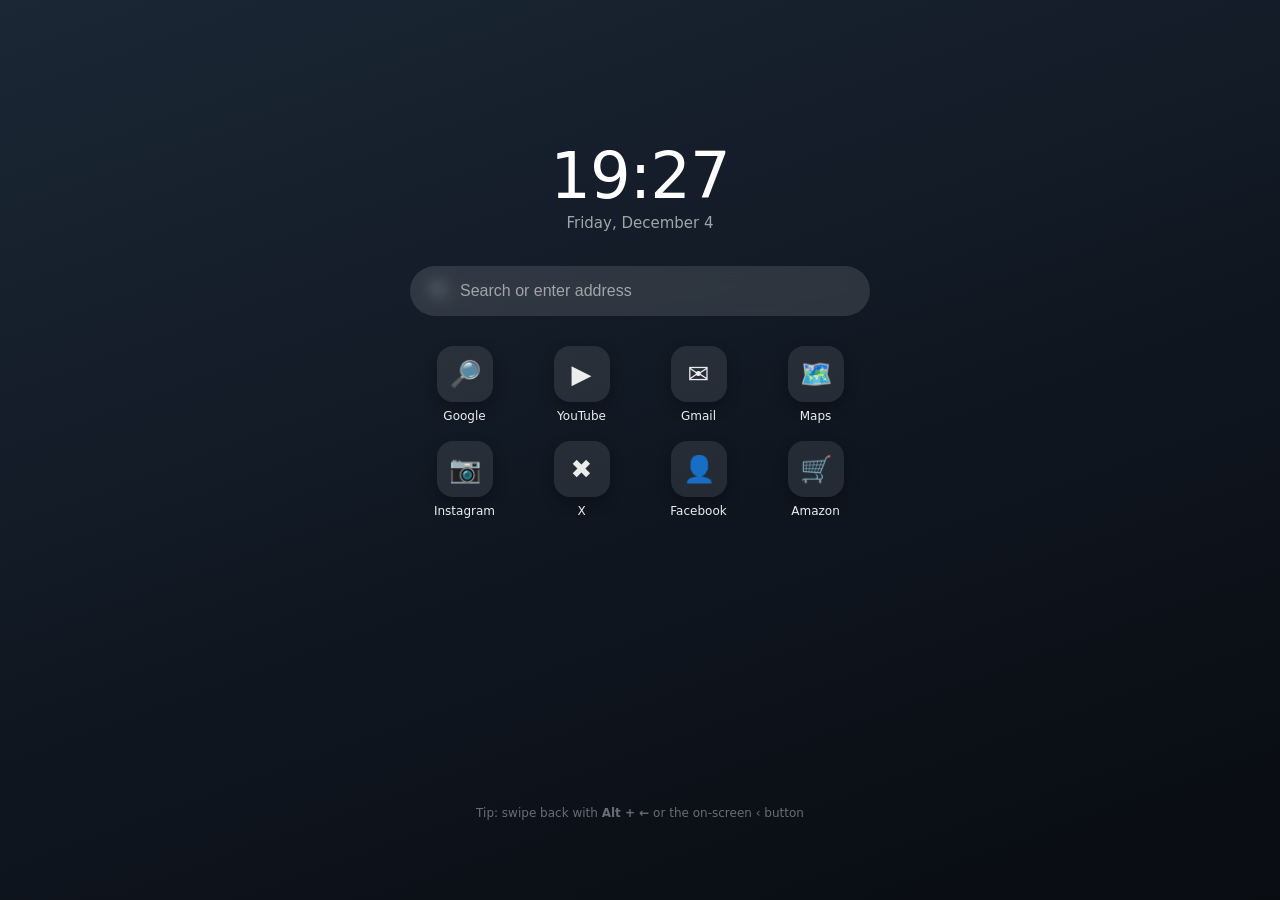
<file: web/mobile_start.html>
<!doctype html>
<html lang="en">
<head>
<meta charset="utf-8" />
<meta name="viewport" content="width=device-width, initial-scale=1, maximum-scale=5" />
<title>Start</title>
<style>
  * { box-sizing: border-box; -webkit-tap-highlight-color: transparent; }
  html, body { margin: 0; height: 100%; }
  body {
    font-family: -apple-system, BlinkMacSystemFont, "Segoe UI", Roboto, system-ui, sans-serif;
    color: #fff;
    background: linear-gradient(160deg, #1b2735 0%, #0f1620 55%, #090c11 100%);
    display: flex; flex-direction: column; align-items: center;
    padding: 0 22px; min-height: 100%;
  }
  .clock { margin-top: 16vh; text-align: center; }
  .clock .t { font-size: 64px; font-weight: 300; letter-spacing: -1px; line-height: 1; }
  .clock .d { margin-top: 6px; font-size: 15px; opacity: .6; }
  form { width: 100%; max-width: 460px; margin-top: 34px; position: relative; }
  input {
    width: 100%; border: none; outline: none; border-radius: 999px;
    padding: 16px 20px 16px 50px; font-size: 16px;
    background: rgba(255,255,255,.12); color: #fff; backdrop-filter: blur(8px);
  }
  input::placeholder { color: rgba(255,255,255,.55); }
  .mag { position: absolute; left: 20px; top: 50%; transform: translateY(-50%); opacity: .6; font-size: 17px; }
  .grid {
    width: 100%; max-width: 460px; margin-top: 30px;
    display: grid; grid-template-columns: repeat(4, 1fr); gap: 18px 8px;
  }
  a.app { text-decoration: none; color: #fff; text-align: center; font-size: 12px; opacity: .92; }
  a.app .ic {
    width: 56px; height: 56px; margin: 0 auto 7px; border-radius: 16px;
    display: flex; align-items: center; justify-content: center; font-size: 26px;
    background: rgba(255,255,255,.1); box-shadow: 0 6px 16px rgba(0,0,0,.3);
  }
  a.app:active .ic { transform: scale(.94); }
  .hint { margin-top: auto; padding: 20px 66px 80px; font-size: 12px; opacity: .38; text-align: center; }
</style>
</head>
<body>
  <div class="clock"><div class="t" id="t">--:--</div><div class="d" id="d"></div></div>

  <form id="f">
    <span class="mag">🔍</span>
    <input id="q" type="text" inputmode="search" autocomplete="off" autocapitalize="off"
           autocorrect="off" placeholder="Search or enter address" />
  </form>

  <div class="grid">
    <a class="app" href="https://www.google.com"><div class="ic">🔎</div>Google</a>
    <a class="app" href="https://m.youtube.com"><div class="ic">▶️</div>YouTube</a>
    <a class="app" href="https://mail.google.com"><div class="ic">✉️</div>Gmail</a>
    <a class="app" href="https://maps.google.com"><div class="ic">🗺️</div>Maps</a>
    <a class="app" href="https://www.instagram.com"><div class="ic">📷</div>Instagram</a>
    <a class="app" href="https://x.com"><div class="ic">✖️</div>X</a>
    <a class="app" href="https://www.facebook.com"><div class="ic">👤</div>Facebook</a>
    <a class="app" href="https://www.amazon.com"><div class="ic">🛒</div>Amazon</a>
  </div>

  <div class="hint">Tip: swipe back with <b>Alt + ←</b> or the on-screen ‹ button</div>

<script>
  const two = (n) => String(n).padStart(2, "0");
  function tick() {
    const now = new Date();
    document.getElementById("t").textContent = two(now.getHours()) + ":" + two(now.getMinutes());
    document.getElementById("d").textContent = now.toLocaleDateString(undefined,
      { weekday: "long", month: "long", day: "numeric" });
  }
  tick(); setInterval(tick, 15000);

  // Turn whatever's typed into a real navigation: a bare domain → https://,
  // anything else → a Google search. Fixes the old "wrong link doesn't work".
  document.getElementById("f").addEventListener("submit", (e) => {
    e.preventDefault();
    let v = document.getElementById("q").value.trim();
    if (!v) return;
    const looksLikeUrl = /^[a-z]+:\/\//i.test(v) ||
      (/^[\w-]+(\.[\w-]+)+(\/\S*)?$/i.test(v) && !v.includes(" "));
    location.href = looksLikeUrl
      ? (/^[a-z]+:\/\//i.test(v) ? v : "https://" + v)
      : "https://www.google.com/search?q=" + encodeURIComponent(v);
  });
</script>
</body>
</html>
</file>
